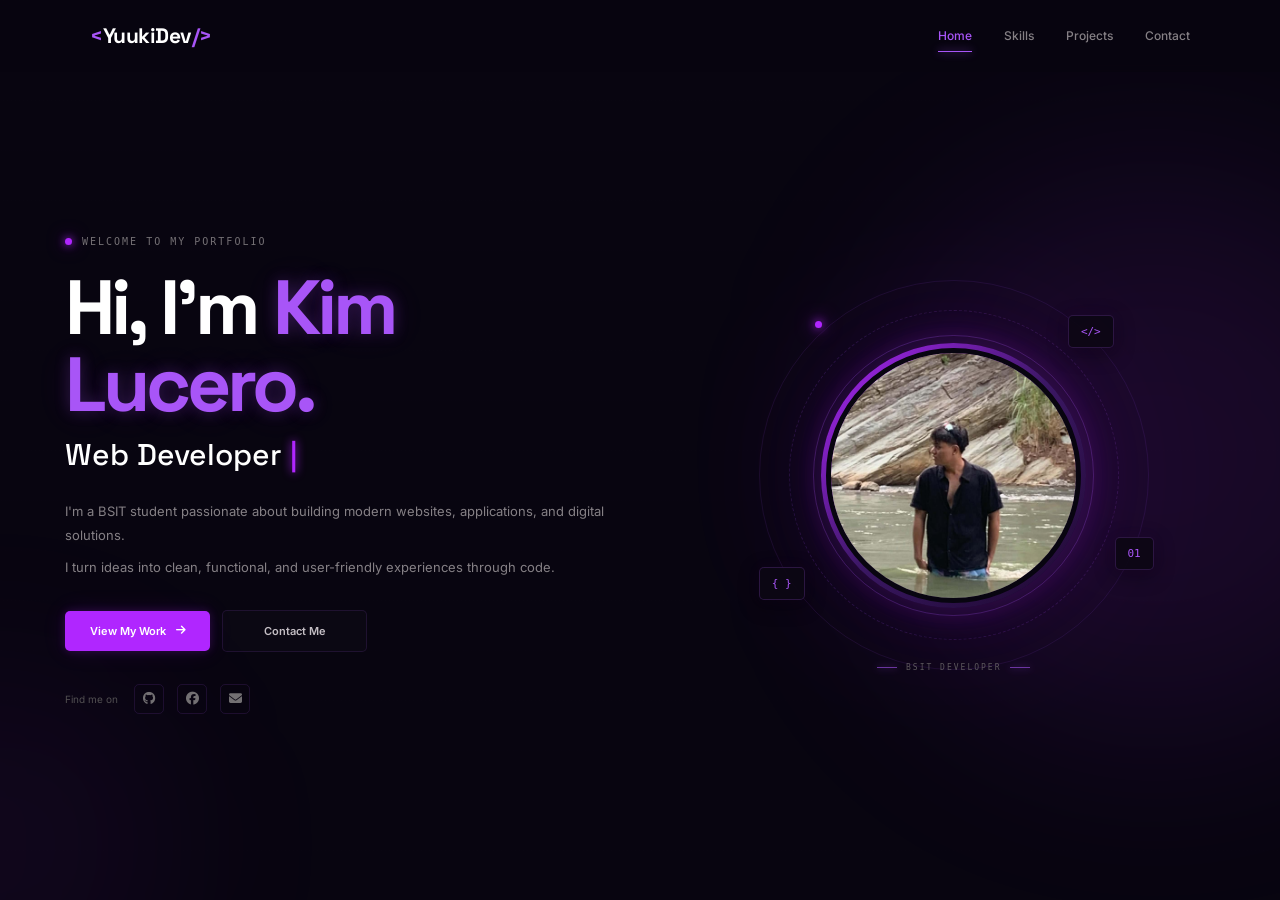
<file: index.html>
<!DOCTYPE html>
<html lang="en">
<head>
    <meta charset="UTF-8">
    <meta name="viewport" content="width=device-width, initial-scale=1.0">

    <title>Kim Lucero | Portfolio</title>

    <link rel="stylesheet" href="style.css">

    <!--Fonts -->
    <link rel="preconnect" href="https://fonts.googleapis.com">
    <link rel="preconnect" href="https://fonts.gstatic.com" crossorigin>

    <link href="https://fonts.googleapis.com/css2?family=Inter:wght@400;500;600;700;800&family=Space+Grotesk:wght@400;500;600;700&display=swap" rel="stylesheet">


    <link rel="stylesheet"
          href="https://cdnjs.cloudflare.com/ajax/libs/font-awesome/6.5.2/css/all.min.css">
</head>

<body>

    <!-- =========================
         NAVIGATION
    ========================== -->

    <header class="navbar">

        <div class="nav-container">

            <a href="#" class="logo">
                <span>&lt;</span>YuukiDev<span>/&gt;</span>
            </a>

            <nav>
                <a href="#" class="active">Home</a>
                <a href="skills.html">Skills</a>
                <a href="#">Projects</a>
                <a href="#">Contact</a>
            </nav>

            <button class="menu-btn">
                <i class="fa-solid fa-bars"></i>
            </button>

        </div>

    </header>


    <!-- =========================
         HOME PAGE
    ========================== -->

    <main>

        <section class="home">

            <!-- Background glow -->
            <div class="background-glow"></div>


            <div class="home-container">

                <!-- =========================
                     LEFT SIDE
                ========================== -->

                <div class="home-content">

                    <div class="welcome">
                        <span class="status-dot"></span>

                        <span>WELCOME TO MY PORTFOLIO</span>
                    </div>


                    <h1>
                        Hi, I'm
                        <span>Kim Lucero.</span>
                    </h1>


                    <h2>
                        <span class="typing-text"></span>
                        <span class="cursor">|</span>
                    </h2>


                    <p class="description">
                        I'm a BSIT student passionate about
                        building modern websites, applications,
                        and digital solutions.
                    </p>


                    <p class="description second">
                        I turn ideas into clean, functional,
                        and user-friendly experiences through code.
                    </p>


                    <div class="home-buttons">

                        <a href="#" class="btn primary-btn">
                            View My Work

                            <i class="fa-solid fa-arrow-right"></i>
                        </a>


                        <a href="#" class="btn secondary-btn">
                            Contact Me
                        </a>

                    </div>


                    <!-- Social Links -->

<div class="socials">

    <span>Find me on</span>

    <!-- GitHub -->
    <a href="https://github.com/YuukiLucero"
       target="_blank"
       rel="noopener noreferrer"
       title="GitHub">

        <i class="fa-brands fa-github"></i>

    </a>


    <!-- Facebook -->
    <a href="https://www.facebook.com/Kim Lucero"
       target="_blank"
       rel="noopener noreferrer"
       title="Facebook">

        <i class="fa-brands fa-facebook"></i>

    </a>


    <!-- Email -->
    <a href="mailto:dalahigonqueen@gmail.com"
       title="Email">

        <i class="fa-solid fa-envelope"></i>

    </a>

</div>

                </div>


                <!-- =========================
                     RIGHT SIDE
                ========================== -->

                <div class="profile-area">

                    <!-- Glow -->
                    <div class="profile-glow"></div>


                    <!-- Decorative circles -->

                    <div class="outer-circle"></div>

                    <div class="middle-circle"></div>


                    <!-- Profile -->

                    <div class="profile-wrapper">

                        <!-- Replace this with your picture -->
                        <img
                            src="img/kim.jpe"
                        alt="Kim Lucero"
                            class="profile-image"
                        >

                    </div>


                    <!-- Floating code decorations -->

                    <div class="floating-code code-top">
                        &lt;/&gt;
                    </div>

                    <div class="floating-code code-left">
                        { }
                    </div>

                    <div class="floating-code code-right">
                        01
                    </div>


                    <!-- Bottom label -->

                    <div class="developer-label">

                        <span class="green-line"></span>

                        <span>BSIT DEVELOPER</span>

                        <span class="green-line"></span>

                    </div>

                </div>

            </div>

        </section>

    </main>


    <script src="script.js"></script>

</body>
</html>
</file>
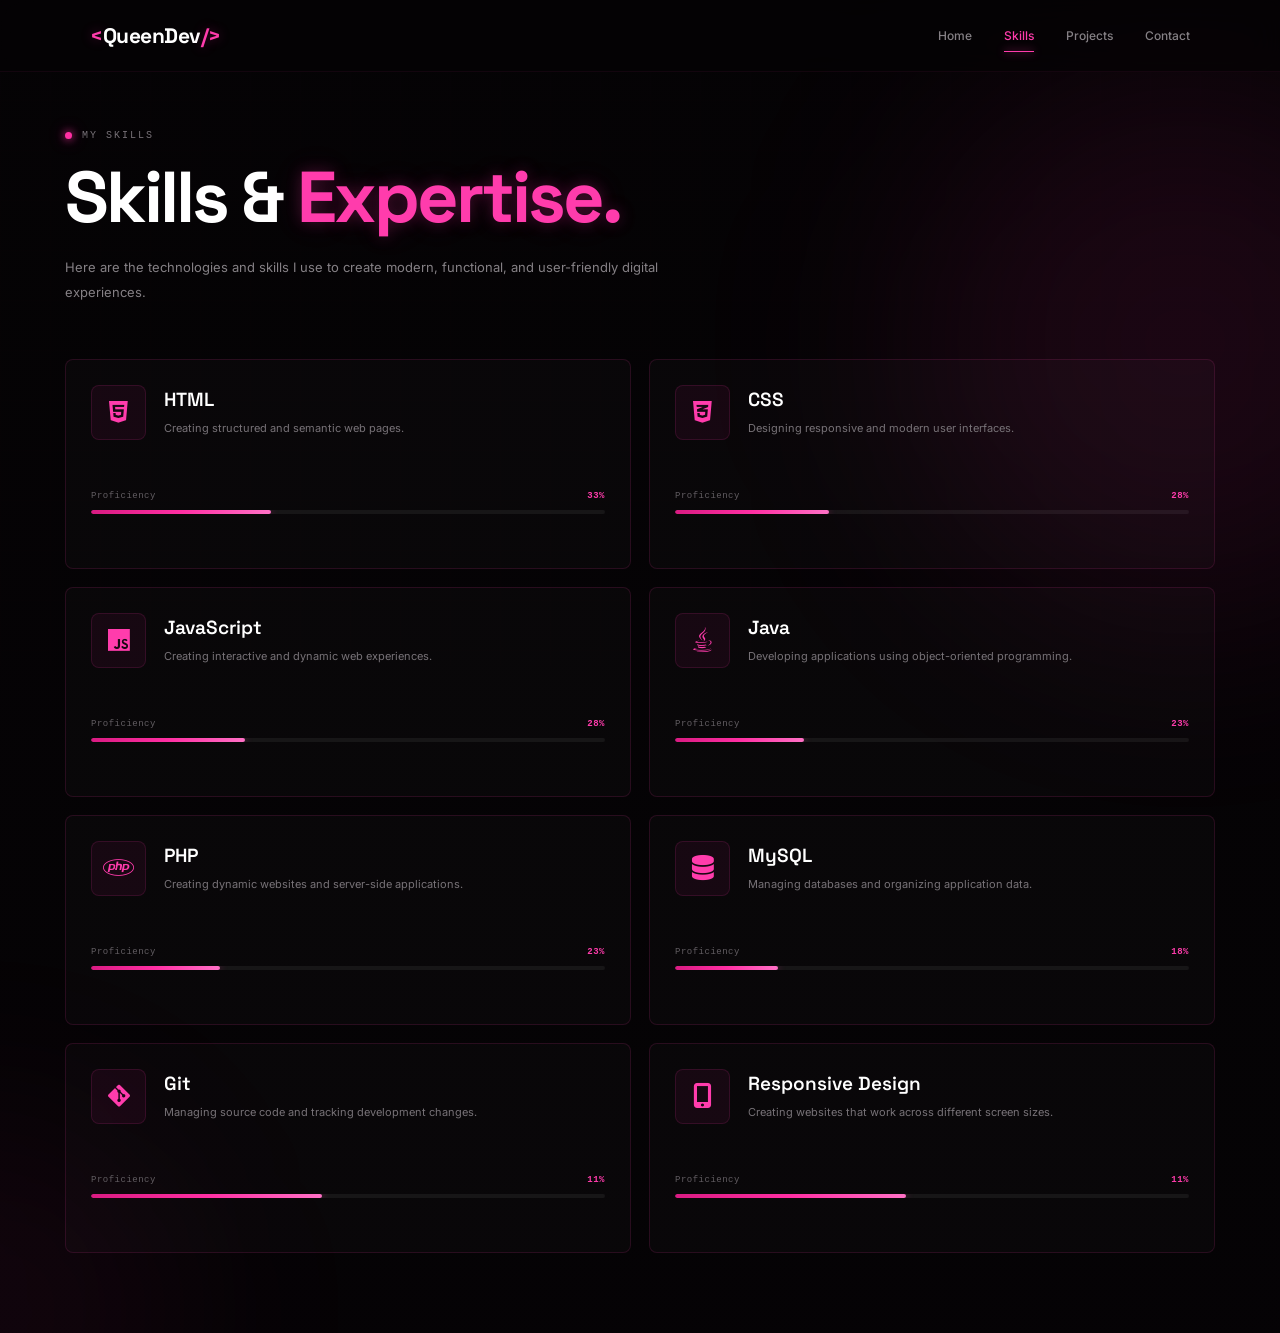
<file: skills.html>
<!DOCTYPE html>
<html lang="en">

<head>

    <!-- =========================================
         BASIC SETTINGS
    ========================================== -->

    <meta charset="UTF-8">

    <meta name="viewport"
          content="width=device-width, initial-scale=1.0">

    <title>Skills | Queen Dalahigon</title>


    <!-- =========================================
         GOOGLE FONTS
    ========================================== -->

    <link rel="preconnect"
          href="https://fonts.googleapis.com">

    <link rel="preconnect"
          href="https://fonts.gstatic.com"
          crossorigin>

    <link href="https://fonts.googleapis.com/css2?family=Inter:wght@400;500;600;700;800&family=Space+Grotesk:wght@400;500;600;700&display=swap"
          rel="stylesheet">


    <!-- =========================================
         FONT AWESOME
    ========================================== -->

    <link rel="stylesheet"
          href="https://cdnjs.cloudflare.com/ajax/libs/font-awesome/6.5.2/css/all.min.css">


    <!-- =========================================
         CSS
    ========================================== -->

    <link rel="stylesheet"
          href="skills.css">

</head>


<body>


    <!-- =========================================
         NAVBAR
    ========================================== -->

    <header class="navbar">

        <div class="nav-container">


            <!-- Logo -->

            <a href="index.html"
               class="logo">

                <span>&lt;</span>QueenDev<span>/&gt;</span>

            </a>


            <!-- Navigation -->

            <nav>

                <a href="index.html">
                    Home
                </a>

                <a href="skills.html"
                   class="active">

                    Skills

                </a>

                <a href="#">
                    Projects
                </a>

                <a href="#">
                    Contact
                </a>

            </nav>


            <!-- Mobile Menu Button -->

            <button class="menu-btn"
                    type="button">

                <i class="fa-solid fa-bars"></i>

            </button>

        </div>

    </header>



    <!-- =========================================
         SKILLS PAGE
    ========================================== -->

    <main>

        <section class="skills-page">


            <!-- =================================
                 BACKGROUND
            ================================== -->

            <div class="background-glow"></div>


            <div class="skills-container">


                <!-- =================================
                     SKILLS HEADER
                ================================== -->

                <div class="skills-header">


                    <!-- Small Label -->

                    <div class="skills-label">

                        <span class="status-dot"></span>

                        <span>MY SKILLS</span>

                    </div>


                    <!-- Main Heading -->

                    <h1>

                        Skills &

                        <span>Expertise.</span>

                    </h1>


                    <!-- Description -->

                    <p>

                        Here are the technologies and skills
                        I use to create modern, functional,
                        and user-friendly digital experiences.

                    </p>

                </div>

                <!-- Skills -->

                <div class="skills-grid">

                    <div class="skill-card">

                        <div class="skill-icon">

                            <i class="fa-brands fa-html5"></i>

                        </div>


                        <div class="skill-content">

                            <h2>
                                HTML
                            </h2>

                            <p>
                                Creating structured and
                                semantic web pages.
                            </p>

                        </div>


                        <div class="skill-level">

                            <div class="level-text">

                                <span>
                                    Proficiency
                                </span>

                                <span>
                                    35%
                                </span>

                            </div>


                            <div class="progress">

                                <span
                                    style="width: 90%;">
                                </span>

                            </div>

                        </div>

                    </div>

                    <div class="skill-card">

                        <div class="skill-icon">

                            <i class="fa-brands fa-css3-alt"></i>

                        </div>


                        <div class="skill-content">

                            <h2>
                                CSS
                            </h2>

                            <p>
                                Designing responsive and
                                modern user interfaces.
                            </p>

                        </div>


                        <div class="skill-level">

                            <div class="level-text">

                                <span>
                                    Proficiency
                                </span>

                                <span>
                                    30%
                                </span>

                            </div>


                            <div class="progress">

                                <span
                                    style="width: 85%;">
                                </span>

                            </div>

                        </div>

                    </div>

                    <div class="skill-card">

                        <div class="skill-icon">

                            <i class="fa-brands fa-js"></i>

                        </div>


                        <div class="skill-content">

                            <h2>
                                JavaScript
                            </h2>

                            <p>
                                Creating interactive and
                                dynamic web experiences.
                            </p>

                        </div>


                        <div class="skill-level">

                            <div class="level-text">

                                <span>
                                    Proficiency
                                </span>

                                <span>
                                    30%
                                </span>

                            </div>


                            <div class="progress">

                                <span
                                    style="width: 80%;">
                                </span>

                            </div>

                        </div>

                    </div>

                    <div class="skill-card">

                        <div class="skill-icon">

                            <i class="fa-brands fa-java"></i>

                        </div>


                        <div class="skill-content">

                            <h2>
                                Java
                            </h2>

                            <p>
                                Developing applications using
                                object-oriented programming.
                            </p>

                        </div>


                        <div class="skill-level">

                            <div class="level-text">

                                <span>
                                    Proficiency
                                </span>

                                <span>
                                    25%
                                </span>

                            </div>


                            <div class="progress">

                                <span
                                    style="width: 75%;">
                                </span>

                            </div>

                        </div>

                    </div>

                    <div class="skill-card">

                        <div class="skill-icon">

                            <i class="fa-brands fa-php"></i>

                        </div>


                        <div class="skill-content">

                            <h2>
                                PHP
                            </h2>

                            <p>
                                Creating dynamic websites
                                and server-side applications.
                            </p>

                        </div>


                        <div class="skill-level">

                            <div class="level-text">

                                <span>
                                    Proficiency
                                </span>

                                <span>
                                    25%
                                </span>

                            </div>


                            <div class="progress">

                                <span
                                    style="width: 75%;">
                                </span>

                            </div>

                        </div>

                    </div>

                    <div class="skill-card">

                        <div class="skill-icon">

                            <i class="fa-solid fa-database"></i>

                        </div>


                        <div class="skill-content">

                            <h2>
                                MySQL
                            </h2>

                            <p>
                                Managing databases and
                                organizing application data.
                            </p>

                        </div>


                        <div class="skill-level">

                            <div class="level-text">

                                <span>
                                    Proficiency
                                </span>

                                <span>
                                    20%
                                </span>

                            </div>


                            <div class="progress">

                                <span
                                    style="width: 80%;">
                                </span>

                            </div>

                        </div>

                    </div>

                    <div class="skill-card">

                        <div class="skill-icon">

                            <i class="fa-brands fa-git-alt"></i>

                        </div>


                        <div class="skill-content">

                            <h2>
                                Git
                            </h2>

                            <p>
                                Managing source code and
                                tracking development changes.
                            </p>

                        </div>


                        <div class="skill-level">

                            <div class="level-text">

                                <span>
                                    Proficiency
                                </span>

                                <span>
                                    45%
                                </span>

                            </div>


                            <div class="progress">

                                <span
                                    style="width: 75%;">
                                </span>

                            </div>

                        </div>

                    </div>

                    <div class="skill-card">

                        <div class="skill-icon">

                            <i class="fa-solid fa-mobile-screen-button"></i>

                        </div>


                        <div class="skill-content">

                            <h2>
                                Responsive Design
                            </h2>

                            <p>
                                Creating websites that work
                                across different screen sizes.
                            </p>

                        </div>


                        <div class="skill-level">

                            <div class="level-text">

                                <span>
                                    Proficiency
                                </span>

                                <span>
                                    45%
                                </span>

                            </div>


                            <div class="progress">

                                <span
                                    style="width: 85%;">
                                </span>

                            </div>

                        </div>

                    </div>


                </div>


            </div>

        </section>

    </main>

    <script src="skills.js"></script>


</body>

</html>
</file>
<file: style.css>
/* =========================================
   RESET
========================================= */

* {
    margin: 0;
    padding: 0;
    box-sizing: border-box;
}

html {
    scroll-behavior: smooth;
}

body {
    background: #080510;
    color: #ffffff;
    font-family: "Inter", sans-serif;

    overflow: hidden;
}

a {
    text-decoration: none;
    color: inherit;
}

button {
    font-family: inherit;
}


/* =========================================
   PINK THEME
========================================= */

:root {
    --pink: #A855F7;
    --pink-neon: #B026FF;
    --pink-light: #D8B4FE;
    --pink-dark: #7E22CE;

    --black: #080510;
    --dark: #0D0718;

    --border: rgba(168, 85, 247, 0.13);

    --gray: #858085;
}


/* =========================================
   NAVBAR
========================================= */

.navbar {
    position: fixed;
    top: 0;
    left: 0;

    width: 100%;
    height: 72px;

    z-index: 1000;

    background: rgba(8, 5, 16, 0.65);

    backdrop-filter: blur(15px);

    border-bottom: 1px solid transparent;

    transition: 0.3s ease;
}

.navbar.scrolled {
    background: rgba(8, 5, 16, 0.95);

    border-bottom-color: var(--border);
}

.nav-container {
    max-width: 1150px;

    height: 100%;

    margin: auto;

    padding: 0 25px;

    display: flex;

    align-items: center;

    justify-content: space-between;
}


/* =========================================
   LOGO
========================================= */

.logo {
    font-family: "Space Grotesk", sans-serif;

    font-size: 21px;

    font-weight: 700;

    letter-spacing: -0.5px;
}

.logo span {
    color: var(--pink);
}


/* =========================================
   NAVIGATION
========================================= */

nav {
    display: flex;

    align-items: center;

    gap: 32px;
}

nav a {
    position: relative;

    color: #858085;

    font-size: 12px;

    font-weight: 500;

    transition: 0.3s;
}

nav a:hover,
nav a.active {
    color: var(--pink);
}

nav a::after {
    content: "";

    position: absolute;

    left: 0;
    bottom: -9px;

    width: 0;
    height: 1px;

    background: var(--pink);

    box-shadow: 0 0 8px var(--pink);

    transition: 0.3s;
}

nav a:hover::after,
nav a.active::after {
    width: 100%;
}


/* =========================================
   MOBILE MENU
========================================= */

.menu-btn {
    display: none;

    border: none;

    background: transparent;

    color: white;

    font-size: 21px;

    cursor: pointer;
}


/* =========================================
   HOME
========================================= */

.home {
    position: relative;

    min-height: 100vh;

    padding: 100px 25px 50px;

    display: flex;

    align-items: center;

    overflow: hidden;
}


/* =========================================
   BACKGROUND GRID
========================================= */

.home::before {
    content: "";

    position: absolute;

    inset: 0;

    background-image:

        linear-gradient(
            rgba(8, 5, 16, 0.96),
            rgba(8, 5, 16, 0.98)
        ),

        linear-gradient(
            rgba(168, 85, 247, 0.025) 1px,
            transparent 1px
        ),

        linear-gradient(
            90deg,
            rgba(168, 85, 247, 0.025) 1px,
            transparent 1px
        );

    background-size:
        auto,
        50px 50px,
        50px 50px;

    pointer-events: none;
}


/* =========================================
   NEON PINK BACKGROUND GLOW
========================================= */

.background-glow {
    position: absolute;

    width: 550px;
    height: 550px;

    right: -150px;
    top: 20%;

    border-radius: 50%;

    background: rgba(176, 38, 255, 0.10);

    filter: blur(100px);

    pointer-events: none;
}


/* Additional subtle pink glow */

.home::after {
    content: "";

    position: absolute;

    width: 350px;
    height: 350px;

    left: -180px;
    bottom: -120px;

    border-radius: 50%;

    background: rgba(176, 38, 255, 0.055);

    filter: blur(90px);

    pointer-events: none;
}


/* =========================================
   HOME CONTAINER
========================================= */

.home-container {
    position: relative;

    z-index: 2;

    width: 100%;

    max-width: 1150px;

    margin: auto;

    display: grid;

    grid-template-columns: 1.05fr 0.95fr;

    align-items: center;

    gap: 50px;
}


/* =========================================
   HOME CONTENT
========================================= */

.home-content {
    max-width: 650px;
}


/* =========================================
   WELCOME
========================================= */

.welcome {
    display: flex;

    align-items: center;

    gap: 10px;

    margin-bottom: 22px;

    color: #747074;

    font-family: monospace;

    font-size: 10px;

    letter-spacing: 2px;
}

.status-dot {
    width: 7px;
    height: 7px;

    border-radius: 50%;

    background: var(--pink-neon);

    box-shadow:
        0 0 8px var(--pink-neon),
        0 0 18px rgba(176, 38, 255, 0.5);

    animation: pulse 2s infinite;
}

@keyframes pulse {

    0% {
        opacity: 1;
    }

    50% {
        opacity: 0.35;
    }

    100% {
        opacity: 1;
    }
}


/* =========================================
   MAIN TITLE
========================================= */

.home h1 {
    font-family: "Space Grotesk", sans-serif;

    font-size: clamp(52px, 6vw, 80px);

    line-height: 1;

    letter-spacing: -4px;

    margin-bottom: 12px;
}

.home h1 span {
    color: var(--pink);

    text-shadow:
        0 0 15px rgba(168, 85, 247, 0.25),
        0 0 35px rgba(176, 38, 255, 0.12);
}


/* =========================================
   DEVELOPER TITLE
========================================= */

.home h2 {
    min-height: 40px;

    margin-bottom: 24px;

    color: #b7b2b7;

    font-family: "Space Grotesk", sans-serif;

    font-size: clamp(22px, 3vw, 30px);

    font-weight: 500;
}

.typing-text {
    color: white;
}

.cursor {
    color: var(--pink-neon);

    text-shadow:
        0 0 10px var(--pink-neon);

    animation: blink 0.8s infinite;
}

@keyframes blink {

    0%,
    50% {
        opacity: 1;
    }

    51%,
    100% {
        opacity: 0;
    }
}


/* =========================================
   DESCRIPTION
========================================= */

.description {
    max-width: 580px;

    color: #858085;

    font-size: 13px;

    line-height: 1.9;

    margin-bottom: 7px;
}

.description.second {
    margin-bottom: 0;
}


/* =========================================
   BUTTONS
========================================= */

.home-buttons {
    display: flex;

    align-items: center;

    gap: 12px;

    margin-top: 30px;
}

.btn {
    display: inline-flex;

    align-items: center;

    justify-content: center;

    gap: 10px;

    min-width: 145px;

    padding: 13px 20px;

    border-radius: 5px;

    font-size: 11px;

    font-weight: 600;

    transition: 0.3s ease;
}


/* Neon Pink Button */

.primary-btn {
    color: white;

    background: var(--pink-neon);

    box-shadow:
        0 0 10px rgba(176, 38, 255, 0.20),
        0 0 25px rgba(176, 38, 255, 0.10);
}

.primary-btn:hover {
    transform: translateY(-3px);

    background: #C084FC;

    box-shadow:
        0 0 15px rgba(176, 38, 255, 0.45),
        0 0 35px rgba(176, 38, 255, 0.20);
}


/* Outline */

.secondary-btn {
    color: #c4bec4;

    border: 1px solid var(--border);

    background: rgba(255, 255, 255, 0.015);
}

.secondary-btn:hover {
    color: var(--pink);

    border-color:
        rgba(168, 85, 247, 0.45);

    box-shadow:
        0 0 15px rgba(176, 38, 255, 0.08);

    transform: translateY(-3px);
}


/* =========================================
   SOCIALS
========================================= */

.socials {
    display: flex;

    align-items: center;

    gap: 13px;

    margin-top: 32px;
}

.socials > span {
    color: #525052;

    font-size: 10px;

    margin-right: 3px;
}

.socials a {
    width: 30px;
    height: 30px;

    display: flex;

    align-items: center;
    justify-content: center;

    color: #737073;

    border: 1px solid var(--border);

    border-radius: 5px;

    font-size: 13px;

    transition: 0.3s;
}

.socials a:hover {
    color: var(--pink);

    border-color:
        rgba(168, 85, 247, 0.4);

    box-shadow:
        0 0 15px rgba(176, 38, 255, 0.10);

    transform: translateY(-3px);
}


/* =========================================
   PROFILE AREA
========================================= */

.profile-area {
    position: relative;

    width: 430px;
    height: 430px;

    margin: auto;

    display: flex;

    align-items: center;

    justify-content: center;
}


/* Pink Glow */

.profile-glow {
    position: absolute;

    width: 280px;
    height: 280px;

    border-radius: 50%;

    background: var(--pink-neon);

    opacity: 0.10;

    filter: blur(80px);
}


/* =========================================
   OUTER CIRCLE
========================================= */

.outer-circle {
    position: absolute;

    width: 390px;
    height: 390px;

    border-radius: 50%;

    border: 1px solid
        rgba(168, 85, 247, 0.10);

    animation: rotate 20s linear infinite;
}

.outer-circle::before {
    content: "";

    position: absolute;

    width: 7px;
    height: 7px;

    background: var(--pink-neon);

    border-radius: 50%;

    top: 40px;
    left: 55px;

    box-shadow:
        0 0 10px var(--pink-neon),
        0 0 20px var(--pink-neon);
}

@keyframes rotate {

    from {
        transform: rotate(0deg);
    }

    to {
        transform: rotate(360deg);
    }
}


/* =========================================
   MIDDLE CIRCLE
========================================= */

.middle-circle {
    position: absolute;

    width: 330px;
    height: 330px;

    border-radius: 50%;

    border: 1px dashed
        rgba(168, 85, 247, 0.16);
}


/* =========================================
   PROFILE IMAGE
========================================= */

.profile-wrapper {
    position: relative;

    z-index: 3;

    width: 265px;
    height: 265px;

    padding: 5px;

    border-radius: 50%;

    background:
        linear-gradient(
            135deg,
            var(--pink-neon),
            #3B1764,
            transparent
        );

    box-shadow:
        0 0 35px rgba(176, 38, 255, 0.15),
        0 0 70px rgba(176, 38, 255, 0.08);
}

.profile-wrapper::before {
    content: "";

    position: absolute;

    inset: -8px;

    border-radius: 50%;

    border: 1px solid
        rgba(168, 85, 247, 0.25);

    box-shadow:
        0 0 20px rgba(176, 38, 255, 0.06);
}

.profile-image {
    display: block;

    width: 100%;
    height: 100%;

    object-fit: cover;

    border-radius: 50%;

    border: 5px solid #080510;
}


/* =========================================
   FLOATING CODE
========================================= */

.floating-code {
    position: absolute;

    z-index: 5;

    padding: 9px 12px;

    color: var(--pink);

    background: rgba(12, 7, 20, 0.92);

    border: 1px solid
        rgba(168, 85, 247, 0.20);

    border-radius: 5px;

    font-family: monospace;

    font-size: 11px;

    box-shadow:
        0 5px 20px rgba(0, 0, 0, 0.4),
        0 0 15px rgba(176, 38, 255, 0.05);
}

.code-top {
    top: 55px;

    right: 55px;

    animation: float 4s ease-in-out infinite;
}

.code-left {
    left: 20px;

    bottom: 90px;

    animation: float 5s ease-in-out infinite;
}

.code-right {
    right: 15px;

    bottom: 120px;

    animation: float 4.5s ease-in-out infinite;
}

@keyframes float {

    0%,
    100% {
        transform: translateY(0);
    }

    50% {
        transform: translateY(-10px);
    }
}


/* =========================================
   DEVELOPER LABEL
========================================= */

.developer-label {
    position: absolute;

    bottom: 18px;

    display: flex;

    align-items: center;

    gap: 9px;

    color: #5d585d;

    font-family: monospace;

    font-size: 8px;

    letter-spacing: 2px;
}

.green-line {
    width: 20px;

    height: 1px;

    background: var(--pink);

    opacity: 0.6;

    box-shadow:
        0 0 7px var(--pink);
}


/* =========================================
   SCROLL DOWN
========================================= */

.scroll-down {
    position: absolute;

    bottom: 20px;

    left: 50%;

    transform: translateX(-50%);

    display: flex;

    flex-direction: column;

    align-items: center;

    gap: 7px;

    color: #444044;

    font-family: monospace;

    font-size: 8px;

    letter-spacing: 2px;
}

.scroll-down i {
    color: var(--pink-neon);

    font-size: 10px;

    filter:
        drop-shadow(0 0 5px var(--pink-neon));

    animation: scrollArrow 1.5s infinite;
}

@keyframes scrollArrow {

    0% {
        transform: translateY(0);

        opacity: 0.3;
    }

    50% {
        transform: translateY(5px);

        opacity: 1;
    }

    100% {
        transform: translateY(0);

        opacity: 0.3;
    }
}


/* =========================================
   TABLET
========================================= */

@media (max-width: 900px) {

    .home-container {
        grid-template-columns: 1fr;

        text-align: center;

        gap: 40px;
    }

    .home-content {
        margin: auto;

        display: flex;

        flex-direction: column;

        align-items: center;
    }

    .profile-area {
        order: -1;

        width: 330px;
        height: 330px;
    }

    .outer-circle {
        width: 300px;
        height: 300px;
    }

    .middle-circle {
        width: 255px;
        height: 255px;
    }

    .profile-wrapper {
        width: 210px;
        height: 210px;
    }

    .home h1 {
        font-size: 60px;
    }

    .socials {
        justify-content: center;
    }
}


/* =========================================
   MOBILE
========================================= */

@media (max-width: 650px) {

    .navbar {
        height: 62px;
    }

    .nav-container {
        padding: 0 18px;
    }

    nav {
        position: absolute;

        top: 62px;
        left: 0;

        width: 100%;

        padding: 22px;

        display: none;

        flex-direction: column;

        gap: 20px;

        background: #10091C;

        border-bottom: 1px solid var(--border);
    }

    nav.open {
        display: flex;
    }

    .menu-btn {
        display: block;
    }

    .home {
        padding: 90px 18px 50px;
    }

    .home h1 {
        font-size: 48px;

        letter-spacing: -3px;
    }

    .home h2 {
        font-size: 22px;
    }

    .profile-area {
        width: 280px;
        height: 280px;
    }

    .outer-circle {
        width: 260px;
        height: 260px;
    }

    .middle-circle {
        width: 220px;
        height: 220px;
    }

    .profile-wrapper {
        width: 180px;
        height: 180px;
    }

    .code-top {
        top: 35px;
        right: 5px;
    }

    .code-left {
        left: 0;
        bottom: 55px;
    }

    .code-right {
        right: -5px;
        bottom: 80px;
    }

    .home-buttons {
        width: 100%;

        flex-direction: column;
    }

    .home-buttons .btn {
        width: 100%;
    }

    .scroll-down {
        display: none;
    }
}
</file>
<file: skills.css>
/* =========================================
   SKILLS PAGE
   Queen Dalahigon Portfolio
========================================= */


/* =========================================
   COLOR VARIABLES
========================================= */

:root {
    --pink: #ff3cac;
    --pink-neon: #ff2fa3;
    --pink-light: #ff71c6;
    --pink-dark: #d91b82;

    --black: #050305;
    --dark: #090609;

    --text: #ffffff;
    --text-gray: #858085;

    --border: rgba(255, 60, 172, 0.13);
}


/* =========================================
   BASIC RESET
========================================= */

* {
    margin: 0;
    padding: 0;
    box-sizing: border-box;
}


html {
    scroll-behavior: smooth;
}


body {
    background: var(--black);

    color: var(--text);

    font-family: "Inter", sans-serif;

    overflow-x: hidden;
}


a {
    text-decoration: none;

    color: inherit;
}


button {
    font-family: inherit;
}


/* =========================================
   NAVBAR
========================================= */

.navbar {
    position: fixed;

    top: 0;
    left: 0;

    width: 100%;

    height: 72px;

    z-index: 1000;

    background: rgba(5, 3, 5, 0.72);

    backdrop-filter: blur(15px);

    border-bottom: 1px solid
        rgba(255, 60, 172, 0.06);

    transition: 0.3s ease;
}


.navbar.scrolled {
    background: rgba(5, 3, 5, 0.96);

    border-bottom-color: var(--border);
}


.nav-container {
    width: 100%;

    max-width: 1150px;

    height: 100%;

    margin: auto;

    padding: 0 25px;

    display: flex;

    align-items: center;

    justify-content: space-between;
}


/* =========================================
   LOGO
========================================= */

.logo {
    font-family: "Space Grotesk", sans-serif;

    font-size: 21px;

    font-weight: 700;

    letter-spacing: -0.5px;

    transition: 0.3s ease;
}


.logo span {
    color: var(--pink);

    text-shadow:
        0 0 12px rgba(255, 47, 163, 0.35);
}


.logo:hover {
    transform: translateY(-1px);
}


/* =========================================
   NAVIGATION
========================================= */

nav {
    display: flex;

    align-items: center;

    gap: 32px;
}


nav a {
    position: relative;

    color: #858085;

    font-size: 12px;

    font-weight: 500;

    transition: 0.3s ease;
}


nav a:hover,
nav a.active {
    color: var(--pink);
}


nav a::after {
    content: "";

    position: absolute;

    left: 0;
    bottom: -9px;

    width: 0;

    height: 1px;

    background: var(--pink);

    box-shadow:
        0 0 8px var(--pink);

    transition: 0.3s ease;
}


nav a:hover::after,
nav a.active::after {
    width: 100%;
}


/* =========================================
   MOBILE MENU BUTTON
========================================= */

.menu-btn {
    display: none;

    border: none;

    background: transparent;

    color: white;

    font-size: 21px;

    cursor: pointer;
}


/* =========================================
   SKILLS PAGE
========================================= */

.skills-page {
    position: relative;

    min-height: 100vh;

    padding: 130px 25px 80px;

    overflow: hidden;

    background: var(--black);
}


/* =========================================
   BACKGROUND GRID
========================================= */

.skills-page::before {
    content: "";

    position: absolute;

    inset: 0;

    background-image:

        linear-gradient(
            rgba(5, 3, 5, 0.94),
            rgba(5, 3, 5, 0.97)
        ),

        linear-gradient(
            rgba(255, 60, 172, 0.025) 1px,
            transparent 1px
        ),

        linear-gradient(
            90deg,
            rgba(255, 60, 172, 0.025) 1px,
            transparent 1px
        );

    background-size:
        auto,
        50px 50px,
        50px 50px;

    pointer-events: none;
}


/* =========================================
   PINK BACKGROUND GLOW
========================================= */

.background-glow {
    position: absolute;

    width: 550px;

    height: 550px;

    right: -180px;

    top: 5%;

    border-radius: 50%;

    background:
        rgba(255, 47, 163, 0.09);

    filter: blur(110px);

    pointer-events: none;
}


.skills-page::after {
    content: "";

    position: absolute;

    width: 400px;

    height: 400px;

    left: -220px;

    bottom: -180px;

    border-radius: 50%;

    background:
        rgba(255, 47, 163, 0.055);

    filter: blur(100px);

    pointer-events: none;
}


/* =========================================
   SKILLS CONTAINER
========================================= */

.skills-container {
    position: relative;

    z-index: 2;

    width: 100%;

    max-width: 1150px;

    margin: auto;
}


/* =========================================
   SKILLS HEADER
========================================= */

.skills-header {
    max-width: 700px;

    margin-bottom: 55px;
}


/* =========================================
   SKILLS LABEL
========================================= */

.skills-label {
    display: flex;

    align-items: center;

    gap: 10px;

    margin-bottom: 20px;

    color: #777177;

    font-family: monospace;

    font-size: 10px;

    letter-spacing: 2px;
}


.status-dot {
    width: 7px;

    height: 7px;

    flex-shrink: 0;

    border-radius: 50%;

    background: var(--pink-neon);

    box-shadow:
        0 0 8px var(--pink-neon),
        0 0 18px rgba(255, 47, 163, 0.45);

    animation: pulse 2s infinite;
}


@keyframes pulse {

    0% {
        opacity: 1;
    }

    50% {
        opacity: 0.35;
    }

    100% {
        opacity: 1;
    }
}


/* =========================================
   SKILLS TITLE
========================================= */

.skills-header h1 {
    font-family: "Space Grotesk", sans-serif;

    font-size: clamp(48px, 6vw, 72px);

    line-height: 1;

    letter-spacing: -3px;

    margin-bottom: 22px;
}


.skills-header h1 span {
    color: var(--pink);

    text-shadow:
        0 0 15px rgba(255, 60, 172, 0.25),
        0 0 35px rgba(255, 47, 163, 0.10);
}


/* =========================================
   SKILLS DESCRIPTION
========================================= */

.skills-header p {
    max-width: 650px;

    color: var(--text-gray);

    font-size: 13px;

    line-height: 1.9;
}


/* =========================================
   SKILLS GRID
========================================= */

.skills-grid {
    display: grid;

    grid-template-columns:
        repeat(2, 1fr);

    gap: 18px;
}


/* =========================================
   SKILL CARD
========================================= */

.skill-card {
    position: relative;

    min-height: 210px;

    padding: 25px;

    display: grid;

    grid-template-columns: 55px 1fr;

    grid-template-rows: auto auto;

    column-gap: 18px;

    row-gap: 22px;

    background:
        rgba(255, 255, 255, 0.018);

    border: 1px solid var(--border);

    border-radius: 8px;

    overflow: hidden;

    transition:
        transform 0.35s ease,
        border-color 0.35s ease,
        background 0.35s ease,
        box-shadow 0.35s ease;
}


/* Small top line */

.skill-card::before {
    content: "";

    position: absolute;

    top: 0;
    left: 0;

    width: 0;

    height: 1px;

    background: var(--pink-neon);

    box-shadow:
        0 0 10px var(--pink-neon);

    transition: 0.4s ease;
}


/* Card hover */

.skill-card:hover {
    transform: translateY(-5px);

    background:
        rgba(255, 47, 163, 0.025);

    border-color:
        rgba(255, 60, 172, 0.35);

    box-shadow:
        0 12px 35px rgba(0, 0, 0, 0.25),
        0 0 25px rgba(255, 47, 163, 0.05);
}


.skill-card:hover::before {
    width: 100%;
}


/* =========================================
   SKILL ICON
========================================= */

.skill-icon {
    width: 55px;

    height: 55px;

    display: flex;

    align-items: center;

    justify-content: center;

    border-radius: 8px;

    color: var(--pink);

    background:
        rgba(255, 47, 163, 0.06);

    border: 1px solid
        rgba(255, 60, 172, 0.13);

    font-size: 25px;

    transition: 0.35s ease;
}


.skill-card:hover .skill-icon {
    color: var(--pink-light);

    background:
        rgba(255, 47, 163, 0.10);

    border-color:
        rgba(255, 60, 172, 0.30);

    box-shadow:
        0 0 20px rgba(255, 47, 163, 0.08);

    transform: scale(1.04);
}


/* =========================================
   SKILL CONTENT
========================================= */

.skill-content {
    padding-top: 2px;
}


.skill-content h2 {
    color: #ffffff;

    font-family: "Space Grotesk", sans-serif;

    font-size: 19px;

    font-weight: 600;

    margin-bottom: 7px;
}


.skill-content p {
    color: #777277;

    font-size: 11px;

    line-height: 1.7;

    max-width: 350px;
}


/* =========================================
   SKILL LEVEL
========================================= */

.skill-level {
    grid-column: 1 / -1;

    width: 100%;
}


.level-text {
    display: flex;

    align-items: center;

    justify-content: space-between;

    margin-bottom: 9px;

    color: #625d62;

    font-family: monospace;

    font-size: 9px;

    letter-spacing: 0.5px;
}


.level-text span:last-child {
    color: var(--pink);

    font-weight: 600;
}


/* =========================================
   PROGRESS BAR
========================================= */

.progress {
    width: 100%;

    height: 4px;

    overflow: hidden;

    border-radius: 10px;

    background:
        rgba(255, 255, 255, 0.06);
}


.progress span {
    display: block;

    height: 100%;

    border-radius: 10px;

    background:
        linear-gradient(
            90deg,
            var(--pink-dark),
            var(--pink-neon),
            var(--pink-light)
        );

    box-shadow:
        0 0 8px rgba(255, 47, 163, 0.45);

    transform-origin: left;

    animation: progressLoad 1.2s ease forwards;
}


@keyframes progressLoad {

    from {
        transform: scaleX(0);
    }

    to {
        transform: scaleX(1);
    }
}


/* =========================================
   TABLET
========================================= */

@media (max-width: 900px) {

    .skills-page {
        padding-top: 115px;
    }


    .skills-header {
        margin-bottom: 45px;
    }


    .skills-grid {
        grid-template-columns:
            repeat(2, 1fr);
    }


    .skill-card {
        padding: 22px;
    }

}


/* =========================================
   MOBILE NAVIGATION
========================================= */

@media (max-width: 650px) {

    .navbar {
        height: 62px;
    }


    .nav-container {
        padding: 0 18px;
    }


    nav {
        position: absolute;

        top: 62px;

        left: 0;

        width: 100%;

        padding: 22px;

        display: none;

        flex-direction: column;

        align-items: center;

        gap: 20px;

        background:
            rgba(8, 5, 8, 0.98);

        border-bottom:
            1px solid var(--border);
    }


    nav.open {
        display: flex;
    }


    .menu-btn {
        display: block;
    }


    .skills-page {
        padding:
            100px 18px 60px;
    }


    .skills-header {
        margin-bottom: 35px;
    }


    .skills-label {
        justify-content: flex-start;
    }


    .skills-header h1 {
        font-size: 45px;

        letter-spacing: -2.5px;
    }


    .skills-header p {
        font-size: 12px;

        line-height: 1.8;
    }


    .skills-grid {
        grid-template-columns: 1fr;

        gap: 14px;
    }


    .skill-card {
        min-height: 200px;

        padding: 20px;

        grid-template-columns:
            50px 1fr;

        column-gap: 15px;
    }


    .skill-icon {
        width: 50px;

        height: 50px;

        font-size: 22px;
    }


    .skill-content h2 {
        font-size: 17px;
    }


    .skill-content p {
        font-size: 10px;
    }

}


/* =========================================
   SMALL MOBILE
========================================= */

@media (max-width: 400px) {

    .skills-header h1 {
        font-size: 39px;
    }


    .skill-card {
        padding: 18px;
    }


    .skill-icon {
        width: 46px;

        height: 46px;

        font-size: 20px;
    }


    .skill-content h2 {
        font-size: 16px;
    }

}
</file>
